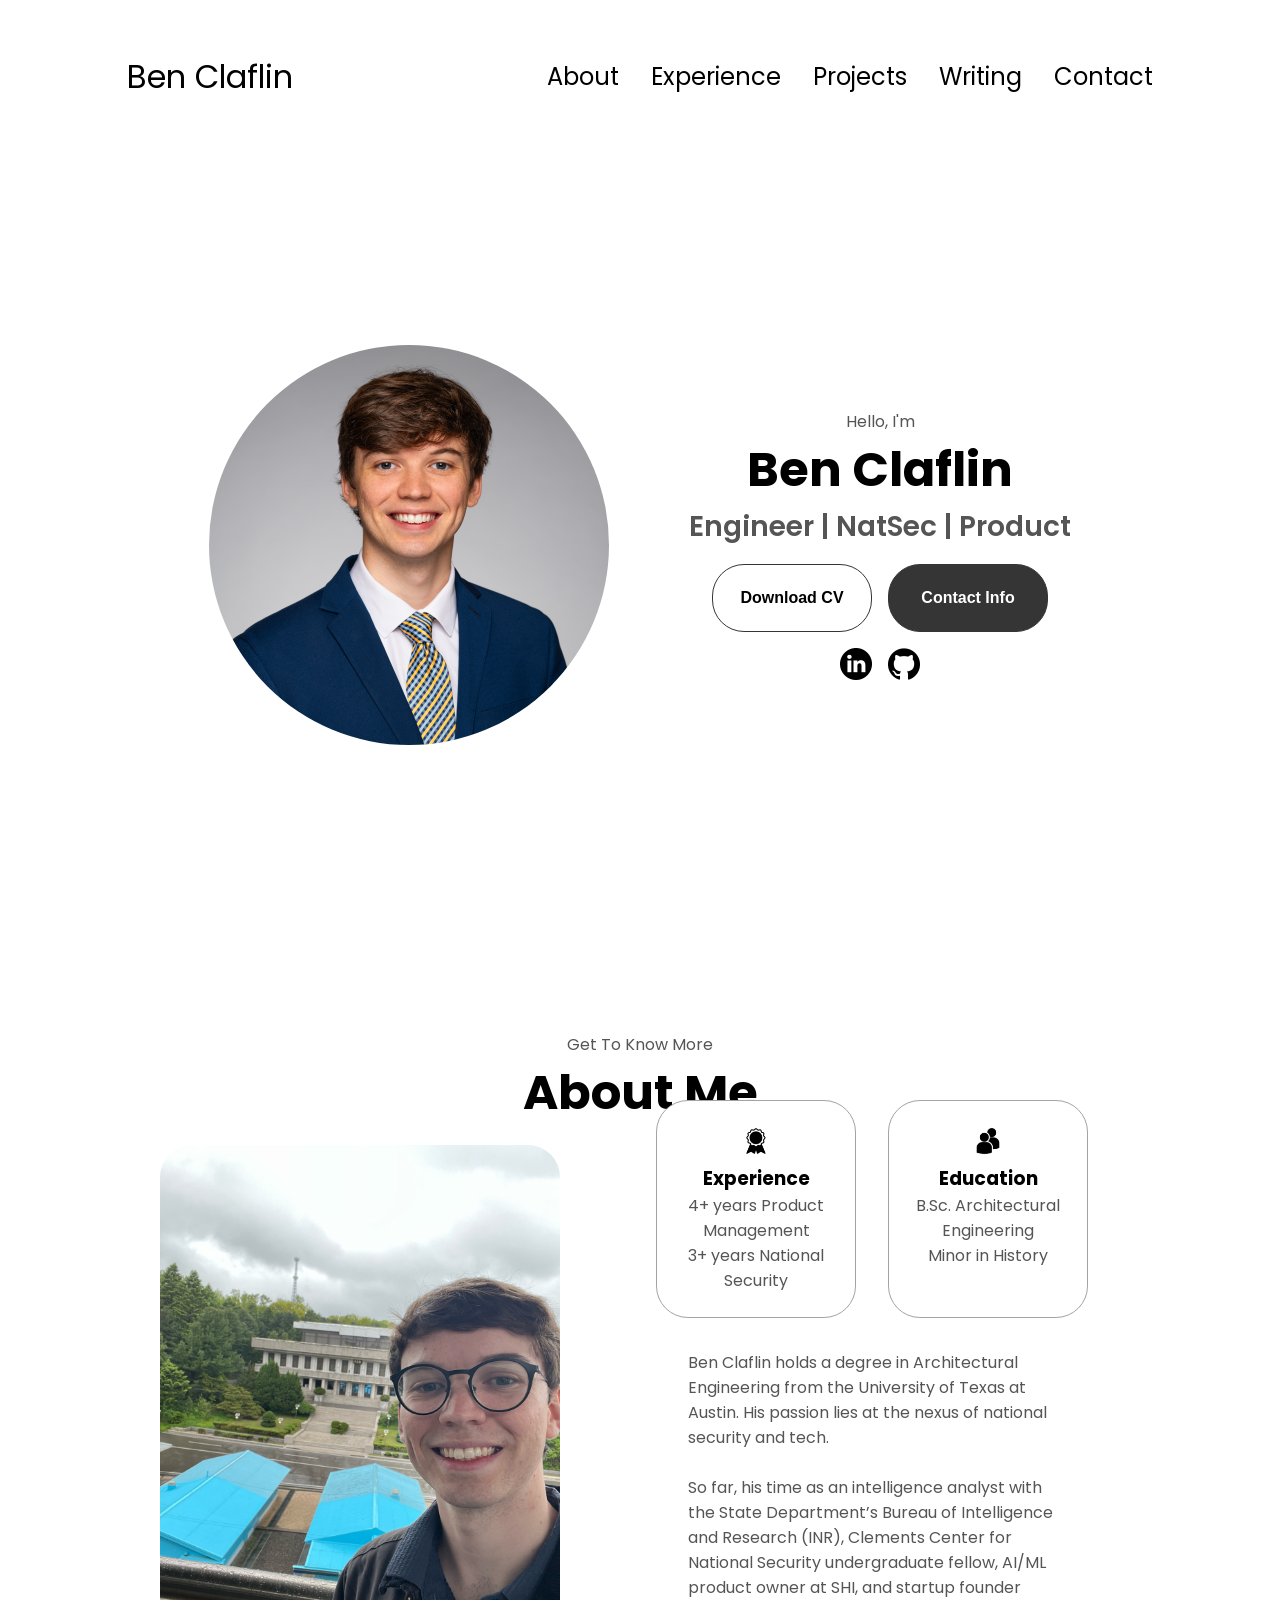
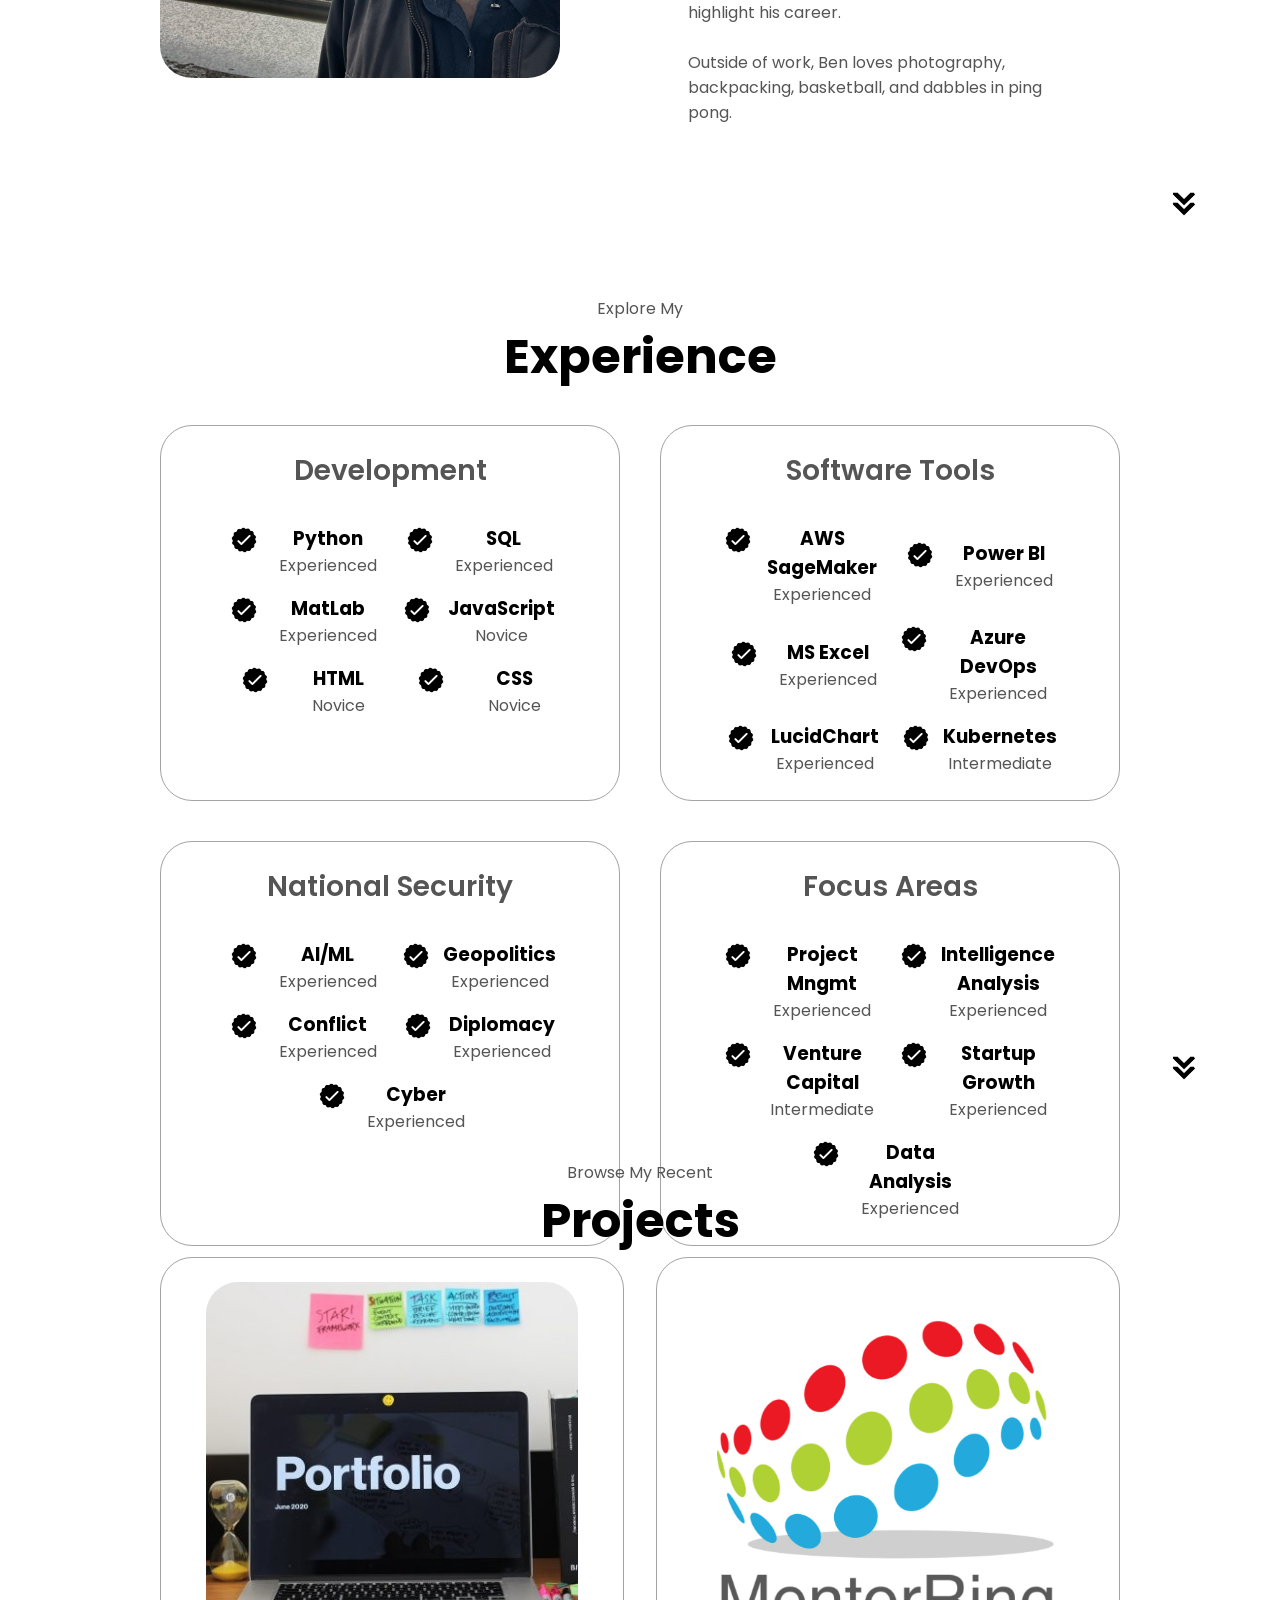
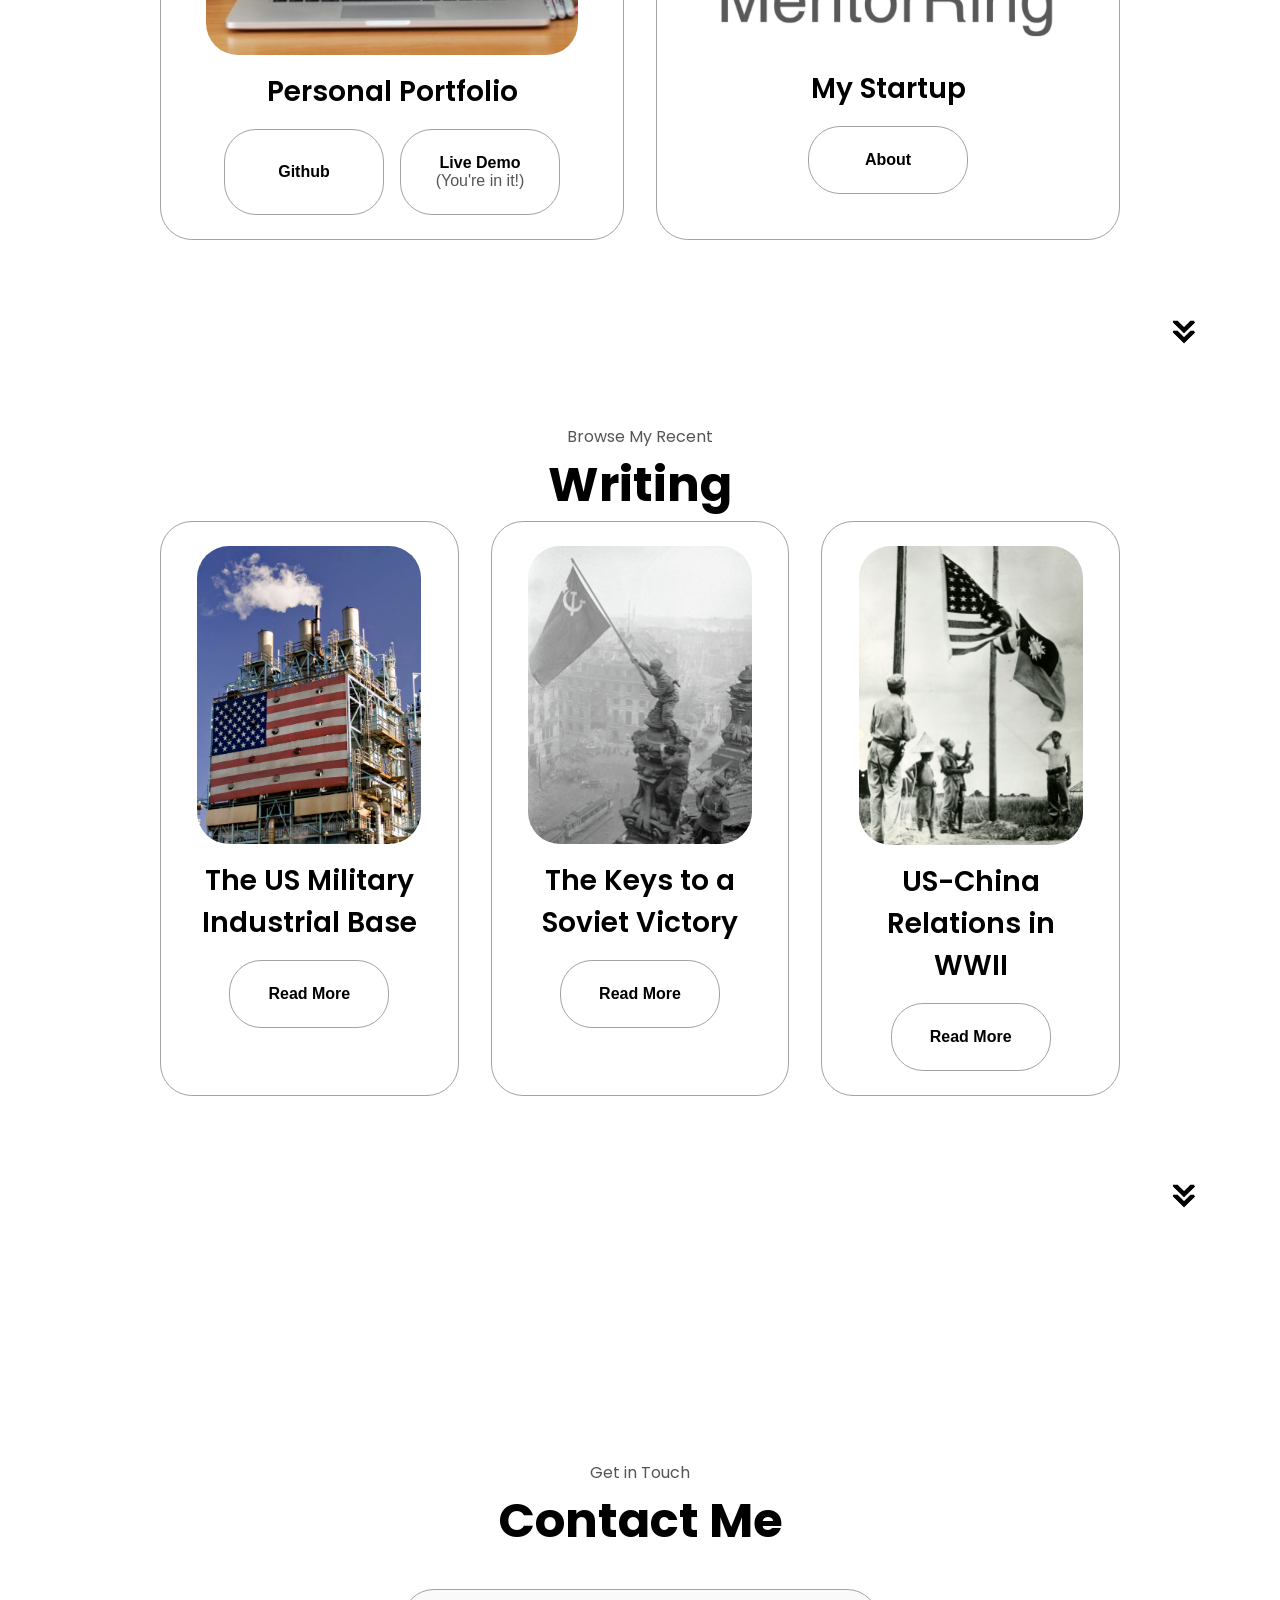
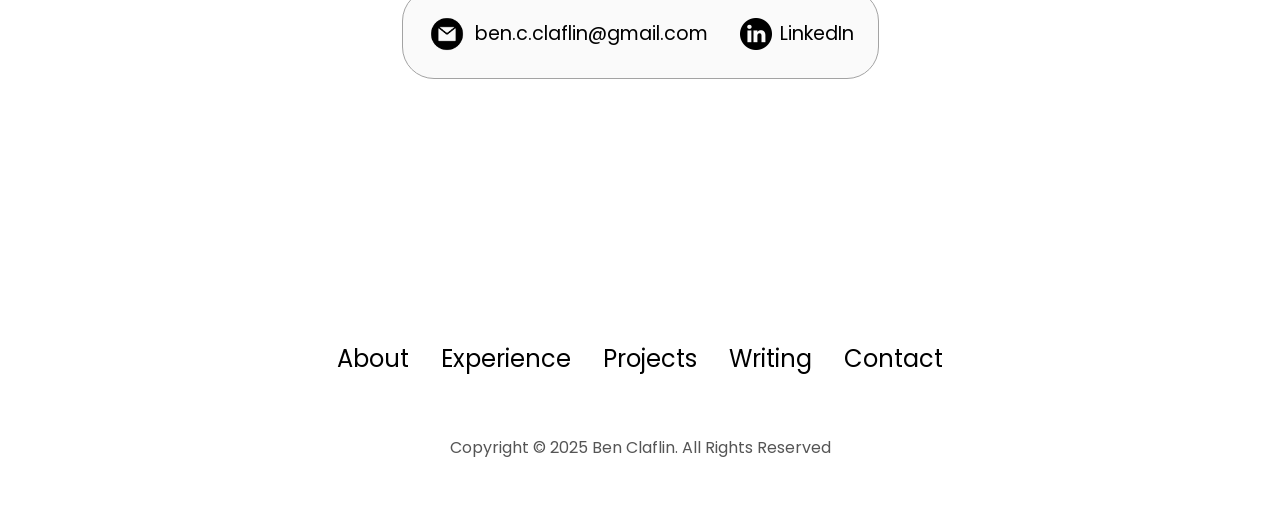
<file: archive/index.html>
<!DOCTYPE html>
<html lang="en">
<head>
  <meta charset="UTF-8">
  <meta name="viewport" content="width=device-width, initial-scale=1.0">
  <meta name="robots" content="noindex, nofollow">
  <title>Ben Claflin — Archive</title>
  <link rel="stylesheet" href="style.css">
  <link rel="stylesheet" href="mediaqueries.css">
</head>
<body>
  <!-- Desktop Nav -->
  <nav id="desktop-nav">
    <div class="logo">Ben Claflin</div>
    <div>
      <ul class="nav-links">
        <li><a href="#about">About</a></li>
        <li><a href="#experience">Experience</a></li>
        <li><a href="#projects">Projects</a></li>
        <li><a href="#writing">Writing</a></li>
        <li><a href="#contact">Contact</a></li>
      </ul> 
    </div>
  </nav>

  <!-- Hamburger Nav -->
  <nav id="hamburger-nav">
    <div class="logo">Ben Claflin</div>
    <div class="hamburger-menu">
      <div class="hamburger-icon" onclick="toggleMenu()">
        <span></span>
        <span></span>
        <span></span>
      </div>
      <ul class="menu-links">
        <li><a href="#about" onclick="toggleMenu()">About</a></li>
        <li><a href="#experience" onclick="toggleMenu()">Experience</a></li>
        <li><a href="#projects" onclick="toggleMenu()">Projects</a></li>
        <li><a href="#writing" onclick="toggleMenu()">Writing</a></li>
        <li><a href="#contact" onclick="toggleMenu()">Contact</a></li>
      </ul>
    </div>
  </nav>
  <section id="profile">
    <div class="section__pic-container">
        <img 
            src="../assets/Ben Claflin-2024-Web Res.jpg" 
            alt="Ben Claflin Profile Picture" 
            class="profile-pic"
        />
    </div>
    <div class="section__text">
        <p class="section__text__p1">Hello, I'm</p>
        <h1 class="title">Ben Claflin</h1>
        <p class="section__text__p2">Engineer | NatSec | Product</p>
        <div class="btn-container">
            <button 
            class="btn btn-color-2" 
            onclick="window.open('../assets/Ben-Claflin-Resume.pdf')"
            >
                Download CV
            </button>
            <button 
            class="btn btn-color-1" 
            onclick="location.href='./#contact'">
                Contact Info
            </button>
        </div>
        <div id="socials-container">
            <img src="../assets/linkedin.png" 
            alt="My LinkedIn Profile"
            class="icon" 
            onclick="location.href='https://www.linkedin.com/in/ben-claflin'"
            />
            <img src="../assets/github.png" 
            alt="My Github Profile"
            class="icon" 
            onclick="location.href='https://github.com/ben-claflin'"
            />
        </div>
    </div>
  </section>
  <section id="about">
    <p class="section__text__p1">Get To Know More</p>    
    <h1 class="title">About Me</h1>
        <div class="section-container">
            <div class="section__pic-container">
                <img src="../assets/IMG_7207.png" 
                alt="About Picture" 
                class="about-pic"
                />
            </div>
            <div class="about-details-container">
                <div class="about-containers">
                    <div class="details-containers">
                        <img src="../assets/experience.png" 
                        alt="experience icon"
                        class="icon"
                        />
                        <h3>Experience</h3>
                        <p>4+ years Product Management <br/>3+ years National Security</p>
                    </div>
                    <div class="details-containers">
                       <img src="../assets/education.png" 
                        alt="education icon"
                        class="icon"
                        />
                        <h3>Education</h3>
                        <p>B.Sc. Architectural Engineering <br/>Minor in History</p> 
                    </div>
                </div>
                <div class="text-container">
                    <p>
                      Ben Claflin holds a degree in Architectural Engineering from the University of Texas at Austin. His passion lies at the nexus of national security and tech.<br><br> 
                      So far, his time as an intelligence analyst with the State Department’s Bureau of Intelligence and Research (INR), Clements Center for National Security undergraduate fellow, AI/ML product owner at SHI, and startup founder highlight his career.<br><br> 
                      Outside of work, Ben loves photography, backpacking, basketball, and dabbles in ping pong.
                    </p>
                </div>
            </div>
        </div>
        <img 
            src="../assets/arrow.png" 
            alt="Arrow Icon" 
            class="icon arrow"
            onclick="location.href='#experience'"
        />    
</section>
</section>
<section id="experience">
  <p class="section__text__p1">Explore My</p>
  <h1 class="title">Experience</h1>
  <div class="experience-details-container">
    <div class="experience-containers">
      <!-- BOX 1 -->
      <div class="details-containers">
        <h2 class="experience-subtitle">Development</h2>
        <div class="article-containers">
          <article>
            <img 
            src="../assets/checkmark.png" 
            alt="Experience icon" 
            class="icon"
            />
            <div>
              <h3>Python</h3>
              <p>Experienced</p>
            </div>
          </article>
          <article>
            <img 
            src="../assets/checkmark.png" 
            alt="Experience icon" 
            class="icon"
            />
            <div>
              <h3>SQL</h3>
              <p>Experienced</p>
            </div>
          </article>
          <article>
            <img 
            src="../assets/checkmark.png" 
            alt="Experience icon" 
            class="icon"
            />
            <div>
              <h3>MatLab</h3>
              <p>Experienced</p>
            </div>
          </article>
          <article>
            <img 
            src="../assets/checkmark.png" 
            alt="Experience icon" 
            class="icon"
            />
            <div>
              <h3>JavaScript</h3>
              <p>Novice</p>
            </div>
          </article>
          <article>
            <img 
            src="../assets/checkmark.png" 
            alt="Experience icon" 
            class="icon"
            />
            <div>
              <h3>HTML</h3>
              <p>Novice</p>
            </div>
          </article>
          <article>
            <img 
            src="../assets/checkmark.png" 
            alt="Experience icon" 
            class="icon"
            />
            <div>
              <h3>CSS</h3>
              <p>Novice</p>
            </div>
          </article>
        </div>
      </div>
     <!-- BOX 2 -->
      <div class="details-containers">
        <h2 class="experience-subtitle">Software Tools</h2>
        <div class="article-containers">
          <article>
            <img 
            src="../assets/checkmark.png" 
            alt="Experience icon" 
            class="icon"
            />
            <div>
              <h3>AWS SageMaker</h3>
              <p>Experienced</p>
            </div>
          </article>
          <article>
            <img 
            src="../assets/checkmark.png" 
            alt="Experience icon" 
            class="icon"
            />
            <div>
              <h3>Power BI</h3>
              <p>Experienced</p>
            </div>
          </article>
          <article>
            <img 
            src="../assets/checkmark.png" 
            alt="Experience icon" 
            class="icon"
            />
            <div>
              <h3>MS Excel</h3>
              <p>Experienced</p>
            </div>
          </article>
          <article>
            <img 
            src="../assets/checkmark.png" 
            alt="Experience icon" 
            class="icon"
            />
            <div>
              <h3>Azure DevOps</h3>
              <p>Experienced</p>
            </div>
          </article>
          <article>
            <img 
            src="../assets/checkmark.png" 
            alt="Experience icon" 
            class="icon"
            />
            <div>
              <h3>LucidChart</h3>
              <p>Experienced</p>
            </div>
          </article>
          <article>
            <img 
            src="../assets/checkmark.png" 
            alt="Experience icon" 
            class="icon"
            />
            <div>
              <h3>Kubernetes</h3>
              <p>Intermediate</p>
            </div>
          </article>
        </div>
      </div>
      <!-- BOX 3 -->
      <div class="details-containers">
        <h2 class="experience-subtitle">National Security</h2>
        <div class="article-containers">
          <article>
            <img 
            src="../assets/checkmark.png" 
            alt="Experience icon" 
            class="icon"
            />
            <div>
              <h3>AI/ML</h3>
              <p>Experienced</p>
            </div>
          </article>
          <article>
            <img 
            src="../assets/checkmark.png" 
            alt="Experience icon" 
            class="icon"
            />
            <div>
              <h3>Geopolitics</h3>
              <p>Experienced</p>
            </div>
          </article>
          <article>
            <img 
            src="../assets/checkmark.png" 
            alt="Experience icon" 
            class="icon"
            />
            <div>
              <h3>Conflict</h3>
              <p>Experienced</p>
            </div>
          </article>
          <article>
            <img 
            src="../assets/checkmark.png" 
            alt="Experience icon" 
            class="icon"
            />
            <div>
              <h3>Diplomacy</h3>
              <p>Experienced</p>
            </div>
          </article>
          <article>
            <img 
            src="../assets/checkmark.png" 
            alt="Experience icon" 
            class="icon"
            />
            <div>
              <h3>Cyber</h3>
              <p>Experienced</p>
            </div>
        </div>
      </div>
     <!-- BOX 4 -->
      <div class="details-containers">
        <h2 class="experience-subtitle">Focus Areas</h2>
        <div class="article-containers">
          <article>
            <img 
            src="../assets/checkmark.png" 
            alt="Experience icon" 
            class="icon"
            />
            <div>
              <h3>Project Mngmt</h3>
              <p>Experienced</p>
            </div>
          </article>
          <article>
            <img 
            src="../assets/checkmark.png" 
            alt="Experience icon" 
            class="icon"
            />
            <div>
              <h3>Intelligence Analysis</h3>
              <p>Experienced</p>
            </div>
          </article>
          <article>
            <img 
            src="../assets/checkmark.png" 
            alt="Experience icon" 
            class="icon"
            />
            <div>
              <h3>Venture Capital</h3>
              <p>Intermediate</p>
            </div>
          </article>
          <article>
            <img 
            src="../assets/checkmark.png" 
            alt="Experience icon" 
            class="icon"
            />
            <div>
              <h3>Startup Growth</h3>
              <p>Experienced</p>
            </div>
          </article>
          <article>
            <img 
            src="../assets/checkmark.png" 
            alt="Experience icon" 
            class="icon"
            />
            <div>
              <h3>Data Analysis</h3>
              <p>Experienced</p>
            </div>
          </article>
        </div>
      </div>
    </div>
  </div>
  <img 
            src="../assets/arrow.png" 
            alt="Arrow Icon" 
            class="icon arrow"
            onclick="location.href='./#projects'"
        />   
</section>
<section id="projects">
  <p class="section__text__p1">Browse My Recent</p>
  <h1 class="title">Projects</h1>
  <div class="experience-details-container">
    <div class="about-containers">
    <!-- PROJECT 1 -->
    <div class="details-containers color-containers">
      <div class="article-containers">
        <img 
        src="../assets/Portfolio-Desk.jpg" 
        alt="Project 1" 
        class="project-img"
        />
      </div>
      <h2 class="experience-subtitle project-title">Personal Portfolio</h2>
      <div class="btn-container">
        <button class="btn btn-color-2 project-btn" onclick="location.href='https://github.com/ben-claflin/html-css-js-portfolio'"
        >
        Github
      </button>
        <button class="btn btn-color-2 project-btn" onclick="location.href='#projects'"
        >
        Live Demo
        <p class="section__text__p1">(You're in it!)</p>
      </button>
      </div>
    </div>
    <!-- PROJECT 2 -->
    <div class="details-containers color-containers">
      <div class="article-containers">
        <img 
        src="../assets/mentorring.png" 
        alt="Project 2" 
        class="project-img"
        />
      </div>
      <h2 class="experience-subtitle project-title">My Startup</h2>
      <div class="btn-container">
        <button class="btn btn-color-2 project-btn" onclick="location.href='https://www.linkedin.com/company/mentorring/'"
        >
        About
      </button>
        <!-- <button class="btn btn-color-2 project-btn" onclick="location.href='https://github.com'"
        >
        Live Demo
      </button> -->
      </div>
    </div>
    <!-- PROJECT 3
    <div class="details-containers color-containers">
      <div class="article-containers">
        <img 
        src="../assets/project-3.png" 
        alt="Project 3" 
        class="project-img"
        />
      </div>
      <h2 class="experience-subtitle project-title">Project 3</h2>
      <div class="btn-container">
        <button class="btn btn-color-2 project-btn" onclick="location.href='https://github.com'"
        >
        Github
      </button>
        <button class="btn btn-color-2 project-btn" onclick="location.href='https://github.com'"
        >
        Live Demo
      </button>
      </div> -->
    </div>
    </div>
  </div>
  <img 
      src="../assets/arrow.png" 
      alt="Arrow Icon" 
      class="icon arrow"
      onclick="location.href='./#writing'"
   />   
</section>
<section id="writing">
  <p class="section__text__p1">Browse My Recent</p>
  <h1 class="title">Writing</h1>
  <div class="experience-details-container">
    <div class="about-containers">
    <!-- Article 1 -->
    <div class="details-containers color-containers">
      <div class="article-containers">
        <img 
        src="../assets/usa-manu.jpg" 
        alt="American Manufacturing" 
        class="writing-img"
        />
      </div>
      <h2 class="experience-subtitle writing-title">The US Military Industrial Base</h2>
      <div class="btn-container">
        <button class="btn btn-color-2 writing-btn" 
        onclick="window.open('../assets/Claflin-Writing-1.pdf')"
        >
        Read More
        </button>
      </div>
    </div>    
    <!-- Article 2 -->
    <div class="details-containers color-containers">
      <div class="article-containers">
        <img 
        src="../assets/soviet-victory.jpg" 
        alt="Project 2" 
        class="writing-img"
        />
      </div>
      <h2 class="experience-subtitle writing-title">The Keys to a Soviet Victory</h2>
      <div class="btn-container">
        <button class="btn btn-color-2 writing-btn" 
        onclick="window.open('../assets/Claflin-Writing-2.pdf')"
        >
        Read More
        </button>
      </div>
      </div>
    <!-- Article 3 -->
    <div class="details-containers color-containers">
      <div class="article-containers">
        <img 
        src="../assets/us-china.jpg" 
        alt="Project 3" 
        class="writing-img"
        />
      </div>
      <h2 class="experience-subtitle writing-title">US-China Relations in WWII</h2>
      <div class="btn-container">
        <button class="btn btn-color-2 writing-btn" 
        onclick="window.open('../assets/Claflin-Writing-3.pdf')"
        >
        Read More
        </button>
      </div>
    </div>
    </div>
  </div>
  <img 
      src="../assets/arrow.png" 
      alt="Arrow Icon" 
      class="icon arrow"
      onclick="location.href='./#contact'"
   />   
</section>
<section id="contact">
  <p class="section__text__p1">Get in Touch</p>
  <h1 class="title">Contact Me</h1>
  <div class="contact-info-upper-container">
    <div class="contact-info-container">
      <img 
      src="../assets/email.png" 
      alt="Email icon" 
      class="icon contact-icon email-icon"
      />
      <p><a href="mailto:ben.c.claflin@gmail.com">ben.c.claflin@gmail.com</a></p>
    </div>
    <div class="contact-info-container">
      <img 
      src="../assets/linkedin.png" 
      alt="LinkedIn icon" 
      class="icon contact-icon"
      />
      <p><a href="https://www.linkedin.com/in/ben-claflin">LinkedIn</a></p>
    </div>
  </div>
</section>
<footer>
  <nav>
    <div class="nav-links-container">
       <ul class="nav-links">
        <li><a href="#about">About</a></li>
        <li><a href="#experience">Experience</a></li>
        <li><a href="#projects">Projects</a></li>
        <li><a href="#writing">Writing</a></li>
        <li><a href="#contact">Contact</a></li>
      </ul>
    </div>
  </nav>
  <p>Copyright &#169; 2025 Ben Claflin. All Rights Reserved</p>
</footer>
  <script src="script.js"></script>
</body>
</html>
</file>
<file: archive/style.css>
/* General */

@import url('https://fonts.googleapis.com/css2?family=Poppins:wght@300;400;500;600&display=swap');

* {
    margin: 0;
    padding: 0;
}

body {
    font-family: "Poppins", sans-serif;
}

html {
    scroll-behavior: smooth;
}

p {
    color: rgb(85,85,85);
}

/* TRANSITION */

a, .btn{
    transition: all 300ms ease;
}

/* DESKTOP NAV */

nav, 
.nav-links {
    display: flex;
}

nav {
    justify-content: space-around;
    align-items: center;
    height: 17vh;
}
.nav-links {
    gap: 2rem;
    list-style: none;
    font-size: 1.5rem;
}

a {
    color:black;
    text-decoration: none;
    text-decoration-color: white;
}

a:hover {
    color: grey;
    text-decoration: underline;
    text-underline-offset: 1rem;
    text-decoration-color: rgb(181,181,181);
}

.logo {
    font-size: 2rem;
}

.logo:hover {
    cursor: default;
}

/* HAMBURGER MENU */

#hamburger-nav {
    display: none;
}

.hamburger-menu {
    position: relative;
    display: inline-block;
}

.hamburger-icon {
    display: flex;
    flex-direction: column;
    justify-content: space-between;
    height: 24px;
    width: 30px;
    cursor: pointer;
}

.hamburger-icon span {
    width: 100%;
    height: 2px;
    background-color: black;
    transition: all 0.3 ease-in-out;
}

.menu-links {
    position: absolute;
    top: 100%;
    right: 0%;
    background-color: white;
    width: fit-content;
    max-height: 0;
    overflow: hidden;
    transition: all 0.3 ease-in-out;
}

.menu-links a {
    display: block;
    padding: 10px;
    text-align: center;
    font-size: 1.5rem;
    color: black;
    text-decoration: none;
    transition: all 0.3 ease-in-out;
}

.menu-links li {
    list-style: none;
}

.menu-links.open {
    max-height: 300px;
}

.hamburger-icon.open span:first-child {
    transform: rotate(45deg) translate(10px, 5px);
}

.hamburger-icon.open span:nth-child(2) {
    opacity: 0;
}

.hamburger-icon.open span:last-child {
    transform: rotate(-45deg) translate(10px, -5px);
}

.hamburger-icon span:first-child {
    transform: none;
}

.hamburger-icon span:first-child {
    opacity: 1;
}

.hamburger-icon span:first-child {
    transform: none;
}

/* SECTIONS */
section {
    padding-top: 4vh;
    height: 96vh;
    margin: 0 10rem;
    box-sizing: border-box;
    min-height: fit-content;
}

.section-container {
    display: flex;   
}

/* PROFILE */

#profile {
    display: flex;
    justify-content: center;
    align-items: center;
    gap: 5rem;
    height: 80vh;
}

.profile-pic {
    display: flex;
    max-height: 400px;
    max-width: 400px;
    margin: auto 0;
    border-radius: 50%;
    overflow: hidden;
}

.profile-pic img {
    width: 100%;
    height: 100%;
    object-fit: cover;
}

.section__text {
    align-self: center;
    text-align: center;
}

.section__text p {
    font-weight: 600;
}

.section__text__p1 {
    text-align: center;
    font-size: 1rem;
    font-weight: 400 !important;
}

.section__text__p2 {
    font-size: 1.75rem;
    margin-bottom: 1rem;
}

.title {
    font-size: 3rem;
    text-align: center;
}

#socials-container {
    display: flex;
    justify-content: center;
    margin-top: 1rem;
    gap: 1rem;
}

/* ICONS */

.icon {
    cursor: pointer;
    height: 2rem;
}

/* BUTTONS */

.btn-container {
    display: flex;
    justify-content: center;
    gap: 1rem;
}

.btn {
    font-weight: 600;
    font-size: 1rem;
    transition: all 300ms ease;
    padding: 1.5rem;
    width: 10rem;
    border-radius: 2rem;
}

.btn-color-1, 
.btn-color-2 {
    border: rgb(53, 53, 53) 0.1rem solid;
}

.btn-color-1:hover, 
.btn-color-2:hover {
    cursor: pointer;
}

.btn-color-1, 
.btn-color-2:hover {
    background: rgb(53, 53, 53);
    color: white;
}

.btn-color-1:hover {
    background: rgb(0, 0, 0);
}

.btn-color-2 {
    background: none;
}

.btn-color-2:hover {
    border: rgb(255,255,255) 0.1rem solid;
}

.btn-container {
    gap: 1rem;
}

/* ABOUT SECTION */

#about {
    position: relative;
}

.about-containers {
    gap: 2rem;
    margin-bottom: 2rem;
    margin-top: 0rem;
}

.about-details-container {
    justify-content: center;
    flex-direction: column;
}

.about-containers,
.about-details-container {
    display: flex;
}

.about-details-container {
    flex: 1;
    margin: 0 2rem;
    padding: 0;
}

.arrow {
    position: absolute;
    right: -5rem;
    bottom: 2.5rem;
}

.details-containers {
    padding: 1.5rem;
    flex: 1;
    background: white;
    border-radius: 2rem;
    border: rgb(53, 53, 53) 0.1rem solid;
    border-color: rgb(163, 163, 163);
    text-align: center;
}

.section-container {
    gap: 4rem;
    height: 534px;
    margin-top: 1rem;
}

#about .text-container {
    margin: 0 2rem;
}

.about-pic {
    max-width: 400px;     
    margin: 0 auto 2rem;
    border-radius: 2rem;
    overflow: hidden;
    height: auto;         
}

.about-pic img {
    width: 100%;
    height: auto;        
    display: block;
}


/* EXPERIENCE */

#experience {
    position: relative;
}

.experience-subtitle {
    color: rgb(85,85,85);
    font-weight: 600;
    font-size: 1.75rem;
    margin-bottom: 2rem;
}

.experience-details-container {
    display: flex;
    justify-content: center;
    flex-direction: column;
}

.experience-containers {
    display: grid;
    grid-template-columns: repeat(2,1fr);
    text-align: initial;
    flex-wrap: wrap;
    flex-direction: row;
    gap: 2.5rem;
    justify-content: space-around;
    margin-top: 2rem;
}

article {
    display: flex;
    width: 10rem;
    justify-content: space-around;
    gap: 0.5rem;
}

article .icon {
    cursor: default;
}

.article-containers {
    display: flex;
    flex-direction: row;
    flex-wrap: wrap;
    gap: 1rem;
    align-items: center;
    justify-content: center;
    text-align: center;
    max-height: ;
}

/* PROJECTS */

#projects {
    position: relative;
}

.color-container {
    border-color: rgb(163, 163, 163);
    background: rgb(250,250,250);
}

.project-img {
    border-radius: 2rem;
    width: 90%;
    height: auto;
    object-fit: cover;
    overflow: hidden;
    display: block;
}

.project-title {
    margin: 1rem;
    color: black;
}

.project-btn {
    color: black;
    border-color: rgb(163, 163, 163);
}

/* WRITING */

#writing {
    position: relative;
}

.color-container {
    border-color: rgb(163, 163, 163);
    background: rgb(250,250,250);
}


.writing-img {
    border-radius: 2rem;
    width: 90%;
    height: 90%;
}

.writing-title {
    margin: 1rem;
    color: black;
}

.writing-btn {
    color: black;
    border-color: rgb(163, 163, 163);
}

/* CONTACT */

#contact {
    display: flex;
    justify-content: center;
    flex-direction: column;
    height: 70vh;
}

.contact-info-upper-container {
    display: flex;
    justify-content: center;
    border-radius: 2rem;
    border: rgb(53,53,53) 0.1rem solid;
    border-color: rgb(163, 163, 163);
    background: rgb(250, 250, 250);
    margin: 2rem auto;
    padding: 0.5rem;
}

.contact-info-container {
    display: flex;
    align-items: center;
    justify-content: center;
    gap: 0.5rem;
    margin: 1rem;
}

.contact-info-container p {
    font-size: larger;
}

.contact-icon {
    cursor: default;
}

.email-icon {
    height: 2.5rem;
}

/* FOOTER */

footer {
    height: 26vh;
    margin: 0 1rem;
}

footer p {
    text-align: center;
}
</file>
<file: archive/mediaqueries.css>
@media screen and (max-width: 1400px) {
   #profile {
    height: 83vh;
    margin-bottom: 6rem;
   }
   .about-containers, .writing-containers {
    flex-wrap: wrap;
   }
}

@media screen and (max-width: 1200px) {
    #desktop-nav {
        display: none;
    }
    #hamburger-nav {
        display: flex;
    }
    #experience, .experience-details-container {
        margin-top: 2rem;
    }
    #profile, .section-container {
        display: block;
    }
    .arrow {
        display: none;
    }
    section, .section-container {
        height: fit-content;
    }
    section {
        margin: 0.5%;
    }
    .section__pic-container,
    .profile-pic,
    .about-pic {
        width: 275px;
        max-width: 90%;
        height: auto;
        margin: 0 auto 2rem;
    }
  .about-pic{
    margin-bottom: 0rem;
  }
    .experience-details-container {
  max-width: 100%;
  margin: 0 auto;
  padding: 0; /* keeps it aligned with other sections */
  box-sizing: border-box;
}

.experience-containers {
  display: grid;
  grid-template-columns: repeat(auto-fit, minmax(250px, 1fr)); 
  gap: 1rem;
  width: 100%;
  box-sizing: border-box;
}

.details-containers {
  padding: 1rem;
  margin-left: 2rem;
  margin-right: 2rem;
  border: 1px solid #ccc; /* if you’re using borders */
  border-radius: 8px;
  background: #fff; /* optional */
}

.experience-subtitle {
    margin-bottom: 1rem;
}
.article-containers article {
  display: grid;
  grid-template-columns: 1fr 1fr; /* two equal halves */
  align-items: center;           /* vertically center */
  text-align: center;
}

.article-containers article img {
  justify-self: center;          /* center checkmark in left half */
}

.article-containers article div {
  justify-self: center;          /* center skill text in right half */
}
.about-containers > div {
    flex: 1 1 300px;
    box-sizing: border-box;
}
.section__text__p2 {
    font-size: 1.25rem;
}
.title {
    font-size: 2rem;
}
.project-img {
    border-radius: 2rem;
    width: 90%;
    height: 288px;
    object-fit: cover;
    overflow: hidden;
    display: block;
}
}

@media screen and (max-width: 1200px) {
    #contact, 
    footer {
        height: 40vh;
    }
    #profile {
        height: 83vh;
        margin-bottom: 0;
    }
    article {
        font-size: 1rem;
    }
    footer nav {
        height: fit-content;
        margin-bottom: 2rem;
    }

    .about-containers,
    .contact-info-upper-container,
    .btn-container {
        flex-wrap: wrap;
    }

    .contact-info-container {
        margin: 0;
    }
    .contact-info-container p,
    .nav-links li a {
        font-size: 1rem;
    }
    .experience-subtitle {
        font-size: 1.25rem;
    }
    .logo {
        font-size: 1.5rem;
    }
    .nav-links {
        flex-direction: column;
        gap: 0.5rem;
        text-align: center;
    }

    @media (max-width: 600px) {
  .contact-info-upper-container {
    flex-direction: column;
    align-items: center;
  }
  #contact {
    margin: 2rem 0;
    padding: 1rem, 0;
  }
}

@media (max-width: 600px) {
  .article-containers article {
    flex: 1 1 100%;
    min-width: unset;
  }
}
</file>
